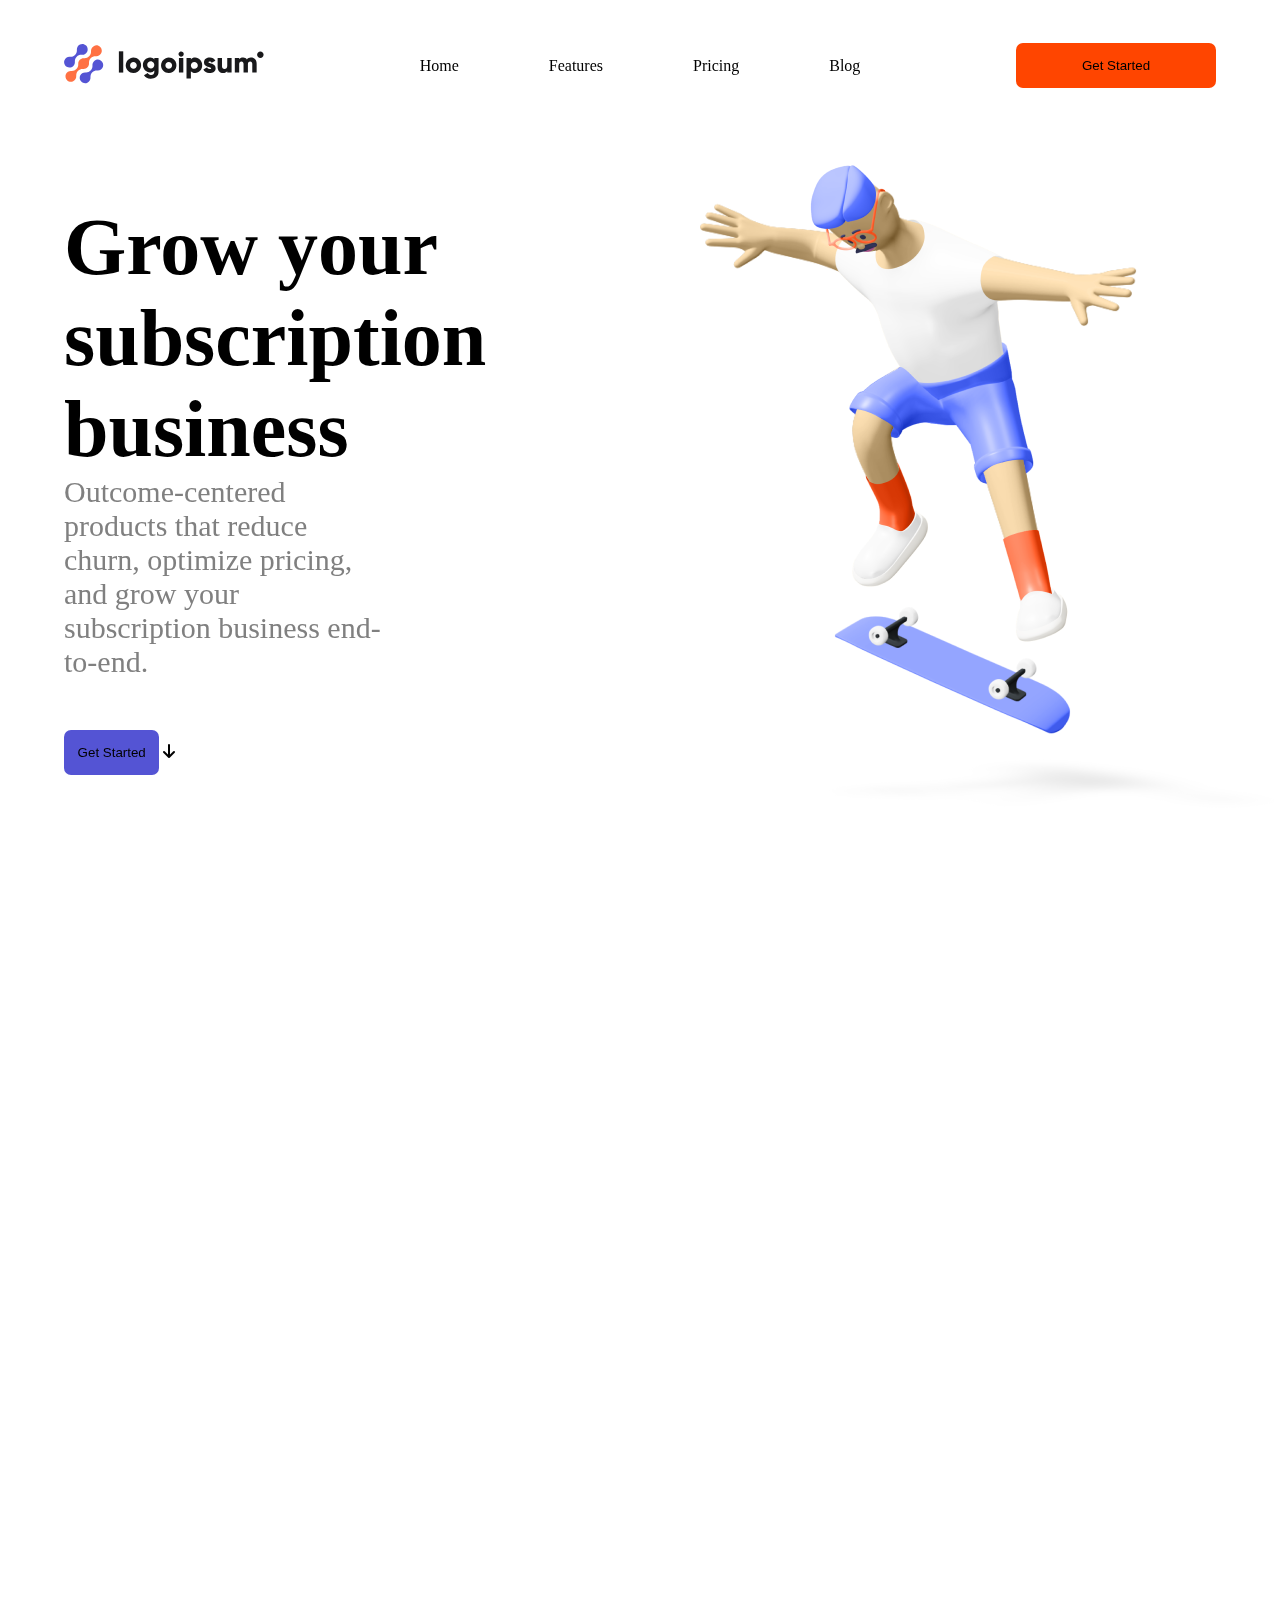
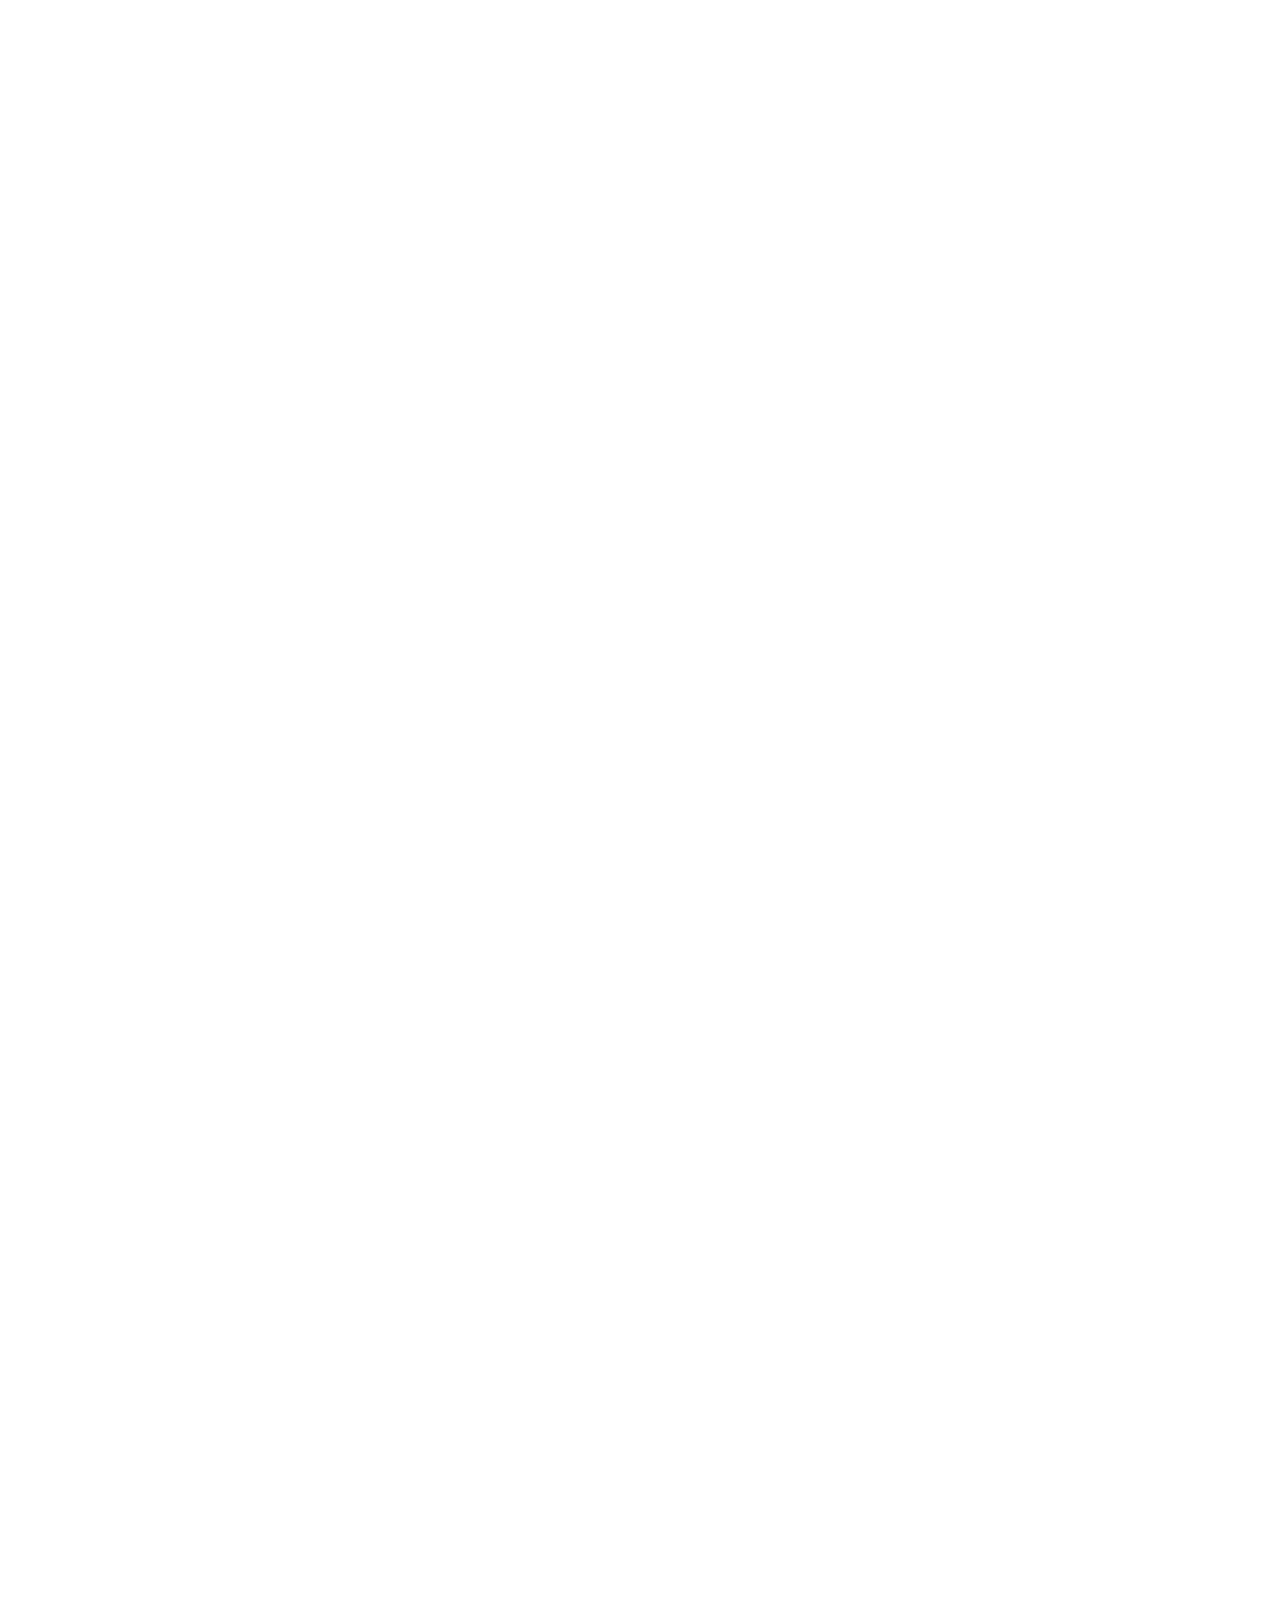
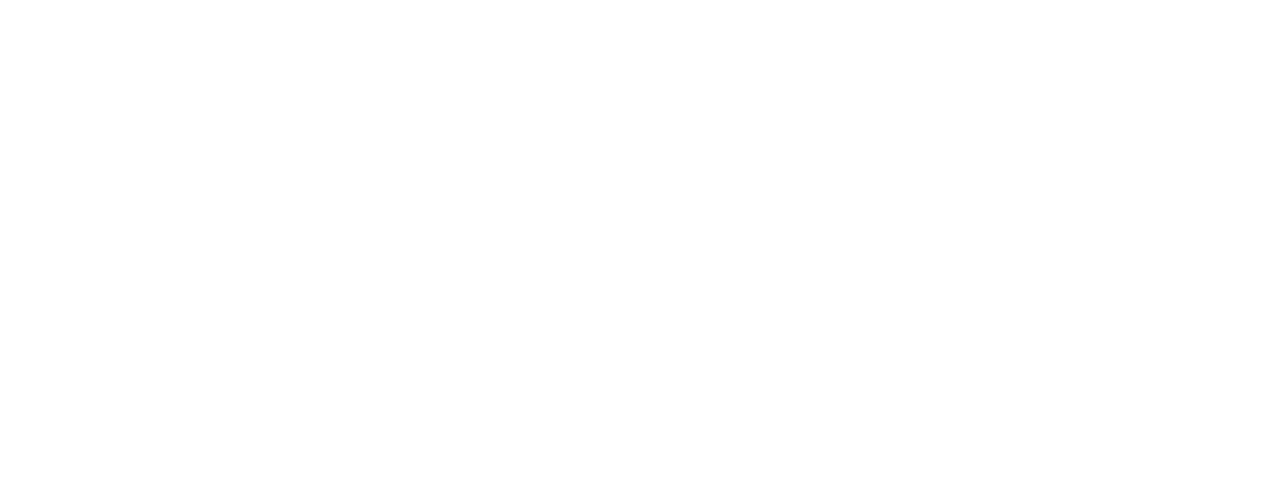
<file: logoipsum/index.html>
<!DOCTYPE html>
<html lang="en">

<head>
    <meta charset="UTF-8">
    <meta name="viewport" content="width=device-width, initial-scale=1.0">
    <link rel="stylesheet" href="style.css">
    <link rel="stylesheet" href="https://cdnjs.cloudflare.com/ajax/libs/font-awesome/6.6.0/css/all.min.css"
        integrity="sha512-Kc323vGBEqzTmouAECnVceyQqyqdsSiqLQISBL29aUW4U/M7pSPA/gEUZQqv1cwx4OnYxTxve5UMg5GT6L4JJg=="
        crossorigin="anonymous" referrerpolicy="no-referrer" />
    <link rel="stylesheet" href="https://cdnjs.cloudflare.com/ajax/libs/font-awesome/6.0.0-beta3/css/all.min.css">


    <link href="https://unpkg.com/aos@2.3.1/dist/aos.css" rel="stylesheet">

</head>
<title>Document</title>
</head>

<body>
    <div class="main">
        <div class="header" data-aos="fade-down"
        data-aos-easing="linear"
        data-aos-duration="1500">
            <div class="header_main">
                <div class="header_title">
                    <div class="imege">
                        <img src="./imege/Logo Color (1).svg" alt="">
                    </div>
                    <div class="header_a">
                       <a href="#">Home</a>
                        <a href="#">Features</a>
                        <a href="#">Pricing</a>
                        <a href="#">Blog</a>
                    </div>
                    <div class="button">
                        <button>Get Started</button>
                    </div>
                    <div class="bars">
                        <i class="fa-solid fa-bars"></i>
                    </div>
                </div>
            </div>
        </div>
        
        <div class="baner" data-aos="fade-up">
            <div class="baner_main">
                <div class="baner_title">
                    <h1>Grow your subscription business</h1>
                    <p>Outcome-centered products that reduce churn, optimize pricing, and grow your subscription
                        business
                        end-to-end.</p>
                    <div class="button11">
                        <button>Get Started</button>
                        <i class="fa-solid fa-arrow-down"></i>
                    </div>
                </div>
                <div class="baner_img">
                    <img src="./imege/pose_7.png" alt="">

                </div>
            </div>
        </div>


         <div class="card" data-aos="fade-up">
            <div class="card_main">
                <div class="card_img">
                    <img src="./imege/Group.svg" alt="">
                    <img src="./imege/Group (1).svg" alt="">
                    <img src="./imege/Group (2).svg" alt="">
                    <img src="./imege/Group (7).svg" alt="">
                    <img src="./imege/Group (6).svg" alt="">
                </div>
            </div>
        </div> 



        <div class="box" data-aos="fade-up">
            <div class="box_main">
                <div class="box_img">
                    <img src="./imege/Content Image 02.png" alt="">
                </div>
                <div class="box_title">
                    <h1>Subscription index</h1>
                    <p>A daily dataset to keep you up to date on subscription market trends and what's happening in your
                        vertical.</p>
                    <a href="#">Learn more</a>
                </div>
            </div>
        </div>

 
        <div class="depth" data-aos="fade-up">
            <div class="depth_main">
                <div class="depth_title">
                    <h1>In-depth metrics</h1>
                    <p>Accurate, real-time reporting at your fingertips. Getting data has never been easier.</p>
                    <a href="#">Learn more</a>
                </div>
                <div class="depth_img">
                    <img src="./imege/Content Image.png" alt="">
                </div>
            </div>
        </div> 

       <div class="camera" data-aos="fade-up">
        <div class="camera_main">
        <div class="cardlar">
            <div class="card_1">
            <img src="./imege/Icon 001.png" alt="">
            <h1>Benchmarks</h1>
            <p>See how you stack up against comparable companies in similar stages.</p>
        </div>
        <div class="card_1">
            <img src="./imege/Icon 002.png" alt="">
            <h1>Pricing Audit</h1>
            <p>Benchmark the health of your monetization and pricing strategy.</p>
        </div>
        <div class="card_1" id="card_4">
            <img src="./imege/Icon 003.png" alt="" class="card_4">
            <h1>Retention Audit</h1>
            <p>Audit where revenue leakage exists and where you can increase retention.</p>
        </div>
        </div>
        </div>
       </div>


       <div class="get" data-aos="fade-up">
        <div class="get_main">
         <div class="get_title">
            <h1 class="h1">Get the right plan for future product.</h1>
            <div class="buton">
            <button>Yearly</button>
            <p>Monthly</p>
        </div> 
            <div class="bars_2">
                <i class="fa-solid fa-bars-staggered"></i>
            </div>
        
         </div>
        </div>
       </div>
        <div class="free_main" data-aos="fade-up">
            <div class="box_1">
              <div class="free">
                <div class="free_box">
                <img src="./imege/1.png" alt="">
            </div>
            <div class="free_box" id="aloxida">
                <img src="./imege/1 copy 7.png" alt="">
            </div>
            <div class="free_box" id="aloxida_2">
               <img src="./imege/1 copy 8.png" alt="">
            </div>
        </div>
    </div> 
     </div>
    </div>
    <script src="https://unpkg.com/aos@2.3.1/dist/aos.js"></script>
    <script>
        AOS.init();
      </script>
</body>

</html>
</file>
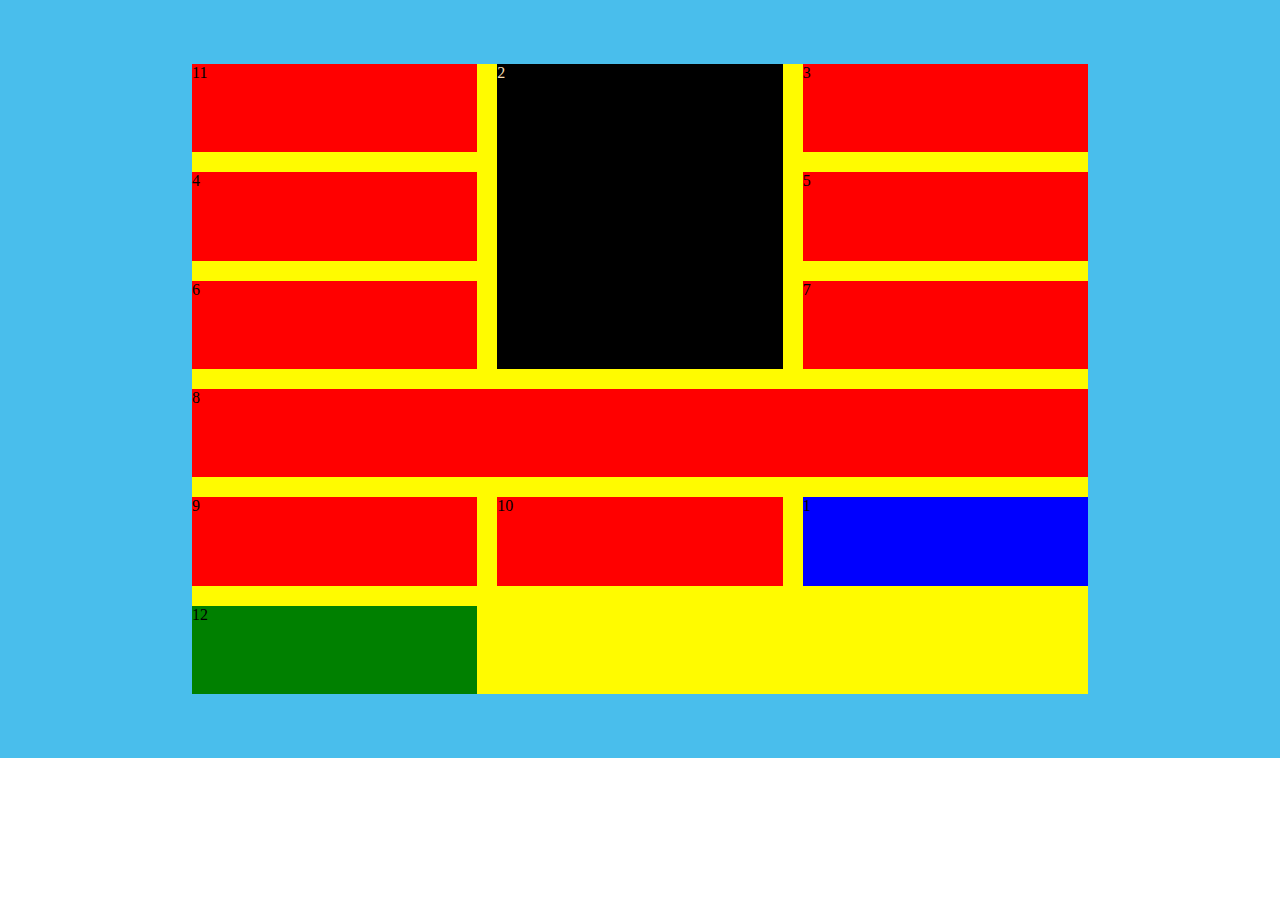
<file: span/index.html>
<!DOCTYPE html>
<html lang="en">
<head>
    <meta charset="UTF-8">
    <meta name="viewport" content="width=device-width, initial-scale=1.0">
    <link rel="stylesheet" href="style.css">
    <title>span</title>
</head>
<body>
    <div class="main">


    <div class="continer">
        <div class="continer_main">         
            <div class="card">1</div>
            <div class="card">2</div>
            <div class="card">3</div>
            <div class="card">4</div>
            <div class="card">5</div>
            <div class="card">6</div>
            <div class="card">7</div>
            <div class="card">8</div>
            <div class="card">9</div>
            <div class="card">10</div>
            <div class="card">11</div>
            <div class="card">12</div>
        </div>
    </div>
</div>
</body>
</html>
</file>
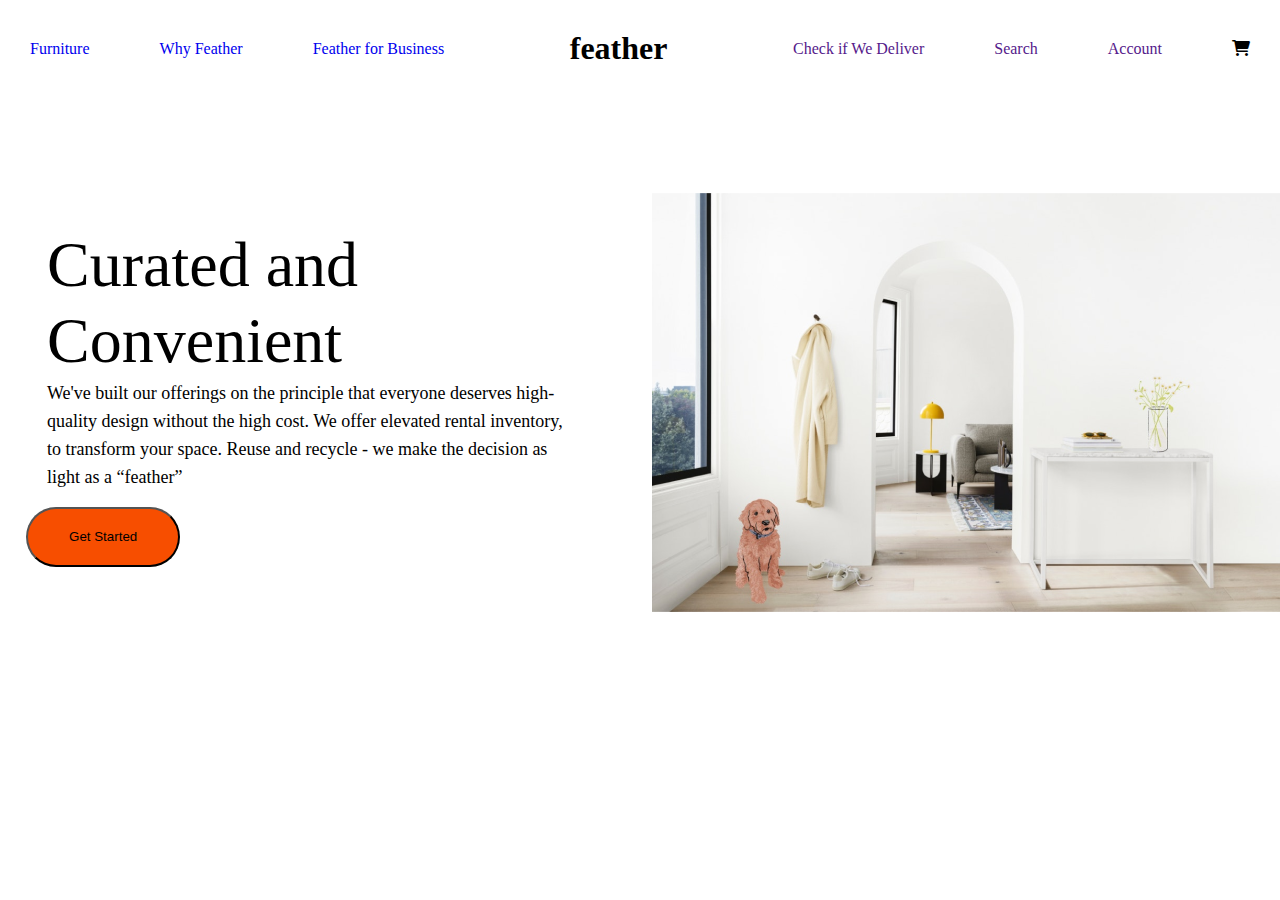
<file: span/feather 2/index.html>
<!DOCTYPE html>
<html lang="en">

<head>
    <meta charset="UTF-8">
    <meta name="viewport" content="width=`, initial-scale=1.0">
    <link rel="stylesheet" href="style.css">
    <link rel="stylesheet" href="media.css">
    <link rel="stylesheet" href="https://cdnjs.cloudflare.com/ajax/libs/font-awesome/6.0.0-beta3/css/all.min.css">
    <title>Rahmonov</title>
</head>

<body>
    <div class="main">
        <div class="header">
            <div class="header_left">
                <a href="#">Furniture</a>
                <a href="#">Why Feather</a>
                <a href="#">Feather for Business</a>
            </div>
            <div class="header_center">
                <h1>feather</h1>
            </div>
            <div class="header_right">
                <a href="">Check if We Deliver</a>
                <a href="">Search</a>
                <a href="">Account</a>
                <i class="fa-solid fa-cart-shopping"></i>
            </div>
        </div>

        <div class="title_center">
            <div class="title-left">
                <h1>Curated and Convenient</h1>
                <p>We've built our offerings on the principle that everyone deserves high-quality design without the
                    high cost. We offer elevated rental inventory, to transform your space. Reuse and recycle - we make
                    the decision as light as a “feather”</p>
                    <button>Get Started</button>
                    <div class="BARS">
                    <i class="fa-solid fa-bars"></i>
                </div>
                </div>
                <div class="img-right">
                    <img src="./IMAGE (8).png" alt="">
                </div>
        </div>

    </div>

</body>

</html>
</file>
<file: logoipsum/style.css>
* {
    margin: 0;
    padding: 0;
    box-sizing: border-box;
}

.main {
    width: 100%;
    height: auto;
}

.header {
    width: 100%;
    display: flex;
    align-items: center;
    justify-content: center;
    margin: 43px 0;
}

.header_main {
    width: 90%;
}

.header_title {
    display: flex;
    align-items: center;
    justify-content: space-between;
}

.header_a  a {
    text-decoration: none;
    color: rgb(0, 0, 0);
}

.header_a {
    display: flex;
    gap: 90px;
}

.button button {
    width: 200px;
    height: 5vh;
    background-color: orangered;
    border: none;
    border-radius: 7px 7px 7px 7px;
}

.baner {
    width: 100%;

    display: flex;
    align-items: center;
    justify-content: end;
    margin: 6% 0;
}



.baner_main {
    width: 95%;
    display: flex;
    align-items: center;
    justify-content: space-between;
}

.baner_title h1 {
    width: 60%;
    font-size: 80px;
}

.baner_title p {
    width: 50%;
    font-size: 30px;
    color: gray;
}

.baner_title button {
    width: 15%;
    height: 5vh;
    margin-top: 8%;
    background: rgba(84, 84, 212, 1);
    border: none;
    border-radius: 7px 7px 7px 7px;
}






.card {
    width: 100%;
    height: auto;
    display: flex;
    align-items: center;
    justify-content: center;
}

.card_main {
    width: 91%;
}

.card_img {
    display: flex;
    align-items: center;
    justify-content: space-between;
    margin: 9% 0;
    gap: 20px
}



.box {
    width: 100%;
    height: auto;
    display: flex;
    align-items: center;
    justify-content: center;
    margin: 5% 0;
}

.box_main {
    width: 91%;
    display: flex;
    align-items: center;
    justify-content: space-between;
}

.box_title h1 {
    font-size: 60px;
}

.box_title p {
    width: 50%;
    font-size: 20px;
    margin: 3% 0;
    color: gray;
}

.box_title a {
    text-decoration: none;
    color: rgba(84, 84, 212, 1);
}







.depth {
    width: 100%;
    height: auto;
    display: flex;
    align-items: center;
    justify-content: center;
}

.depth_main {
    width: 91%;
    display: flex;
    align-items: center;
    justify-content: space-between;
}

.depth_title h1 {
    font-size: 60px;
}

.depth_title p {
    font-size: 22px;
    width: 60%;
    margin: 3% 0;
    color: gray;
}

.depth_title a {
    text-decoration: none;
    color: rgba(84, 84, 212, 1);
}

.depth_img {
    margin: 1% 0;
}

.bars_2{
    display: none;
}





.camera {
    width: 100%;
    height: auto;
    display: flex;
    align-items: end;
    justify-content: end;
    margin: 3% auto;
}

.camera_main {
    width: 95.5%;
    margin: 5% 0;
}

.cardlar {
    display: flex;
    align-items: center;
    justify-content: space-between;
}

.card_1 h1 {
    font-size: 25px;
    display: flex;
    align-items: center;
    margin-left: 10%;
}

.card_1 p {
    font-size: 15px;
    width: 60%;
    display: flex;
    align-items: center;
    justify-content: center;
    margin-left: 7%;
    margin-top: 2%;
    color: gray;
}







.get {
    width: 100%;
    height: auto;
    display: flex;
    align-items: center;
    justify-content: center;
}

.get_main {
    width: 97%;
}

.get_title {
    display: flex;
    align-items: center;
    justify-content: space-between;
}

.buton {
    display: flex;
    align-items: center;
    justify-content: center;
    gap: 20px;
}

.buton button {
    width: 170px;
    height: 5vh;
    border-radius: 9px 0px 0px 9px;
    background-color: rgba(84, 84, 212, 1);
    border: none;
}

.buton p {
    margin-right: 5%;
    color: gray;
}

.h1 {
    font-size: 60px;
    width: 27%;
}

.free {
    width: 100%;
    height: auto;
    display: flex;
    align-items: center;
    justify-content: center;
}

.free_main {
    width: 99%;
}

.box_1 {
    display: flex;
    align-items: center;
    justify-content: center;
    gap: 20px;
}

.free_box {
    width: 29%;
    height: 70vh;
    text-align: center;
    margin: 3% 0;
}

.free_box h1 {
    font-size: 90px;
}

.free_box p {
    font-size: 30px;
    margin: 10% 0;
    color: gray;
}

.free_box a {
    font-size: 20px;
    text-decoration: none;
}

#aloxida {
    height: 75vh;
    border-radius: 10px;
}

.free_box button {
    width: 90%;
    height: 5vh;
    border: none;
    background: rgba(159, 57, 25, 1);
    margin-bottom: 5%;
}

.bars {
    display: none;
}













@media(max-width:1369px) {
    .baner_title h1 {
        width: 100%;
    }
    .get_title h1{
        width: 34%;
        font-size: 50px;
    }
}

@media(max-width:1136px) {
    .baner_title h1 {
        font-size: 60px;
    }

    .baner_title p {
        font-size: 19px;
    }

    .baner_title button {
        width: 40%;
    }
}

@media(max-width:957px) {
    .header_a {
        display: none;
    }

    .bars {
        display: block;
    }

    .button {
        display: none;
    }

    .baner_main {
        flex-direction: column-reverse;
    }
    .baner_title{
        margin-left:50px ;
    }
   
    .baner_img {
        margin: 5% 0;
    }

    .baner_title h1 {
        width: 100%;
        font-size: 50px;
    }

    .baner_title p {
        font-size: 15px;

    }

    .card_img {
        display: grid;
        grid-template-columns: repeat(3, 1fr);
    }

    .depth_title h1 {
        font-size: 40px;
    }

    .depth_title p {
        font-size: 20px;
    }
    .bars_2{
        display: block;
    }

    .buton{
        display: none;
    }
}

@media(max-width:600px) {
    .baner_img img {
        width: 90%;
        margin: 0 auto;
        display: flex;
        align-items: center;
        justify-content: center;
    }
    .depth_img img{
        width: 90%;
        margin: 0 auto;
        display: flex;
        align-items: center;
        justify-content: center;
    }
}

@media(max-width:556px) {
    .card_img {
        display: grid;
        grid-template-columns: repeat(1, 1fr);
    }

    .card_img img {
        width: 50%;
        display: grid;
        margin: 2% auto;

    }
}

@media(max-width:761px) {
    .box_main {
        flex-direction: column;
    }

    .box_title {
        text-align: center;
    }

    .box_title p {
        margin: 3% auto;
    }

    .depth_main {
        flex-direction: column-reverse;
    }

    .depth_title {
        text-align: center;
    }

    .depth_title p {
 margin: 2% auto;
    }


 
}

@media(max-width:553px) {
    .box_title h1 {
        font-size: 40px;
    }

    .box_title p {
        font-size: 15px;
    }

    .box_title a {
        font-size: 15px;
    }
}

@media(max-width:354px) {
    .box_img img {
        width: 80%;
    }

    .box_title h1 {
        font-size: 25px;
    }
    .depth_title h1{
        font-size: 25px;
    }
    .depth_title p{
        font-size: 15px;
    }
    .baner_title h1{
        font-size: 35px;
    }
    .baner_title p{
        width: 90%;
    }
}





@media(max-width:988px){
    .cardlar{
        display: grid;
        grid-template-columns: repeat(2,1fr);
    }
    .free_box{
        width: 98%;
    }
    .aloxida_2{
        margin: 0 auto;
    }
}


@media(max-width:544px){
    .cardlar{
        display: grid;
        grid-template-columns: repeat(1,1fr);
        margin-left: 20%;
    }
    .cardlar img{
        width: 90%;
    }
}
@media(max-width:1218px){
    .get_title h1{
        width: 30%;
        font-size: 40px;
    }
}

@media(max-width:1104px){
    .get_title h1{
        width: 32%;
   font-size: 40px;
    }
}
@media(max-width:1135px){
.get_title h1{
font-size: 38px;
}
}
@media(max-width:983px){
    .get_title h1{
        font-size: 36px;
    }
}

@media(max-width:1235px){
    .free_box img{
        width: 96%;
    }
}

@media(max-width:932px){
    .get_title h1{
        width: 40%;
    }


}

@media(max-width:760px){
    .get_title h1{
        font-size: 25px;
    }
}
@media(max-width:518px){
.get_title h1{
font-size: 20px;
}
}



@media(max-width:414px){
    .get_title h1{
    width: 50%;
    }
}



@media(max-width:332px){
.get_title h1{
    width: 60%;
}

}


@media(max-width:544px){
    .box_1{
        display: grid;
        grid-template-columns: repeat(1,1fr);
    }
    .free_box{
        width: 90%;
        margin: 0 auto;
    }
   #aloxida{
    margin-top:20% ;
   } 
}
</file>
<file: span/style.css>
*{
    margin: 0;
    padding: 0;
    box-sizing: border-box;
}
.main{
    display: flex;
    align-items: center;
    justify-content: center;
}
.continer{
    width: 100%;
    height:50;
    background-color: rgb(73, 190, 236);
    display: flex;
    align-items: center;
    justify-content: center;
}
.continer_main{
    width: 70%;
    height: 70vh;
    background-color: rgb(255, 251, 0);
    display: grid;
    grid-template-columns:repeat(3,3fr);
    grid-template-rows: repeat(6, 1fr);
    gap:20px;
    margin: 5%;

}
.card{
    width: 100%;
    background-color: red;
}
.continer_main :last-child{
    background-color: green;
}
.continer_main :nth-child(2){
    background-color: rgb(0, 0, 0);
    grid-column: 1 span;
    grid-row: 3 span;
    color: wheat;
}
.continer_main :nth-child(1){
    background-color: blue;
    display: grid;
    grid-area: 5/3/5/3;
}
.continer_main :nth-child(11){

display: grid;
grid-area: 1/1/1/1;
}
.continer_main :nth-child(8){
    display: grid;
    grid-column: 3 span;
}
</file>
<file: span/feather 2/style.css>
*{
margin: 0;
padding: 0;
box-sizing: border-box;
}
.header{
    width: 100%;
    padding: 30px;
    display: flex;
    align-items: center;
    justify-content: space-between;
}
.header_left{
    display: flex;
    gap:70px;
}
.header_right{
    display: flex;
    gap:70px;  
}
.header_left a{
    text-decoration: none;
}
.header_right a{
    text-decoration: none;
}
.title_main{
    width: 90%;
    height: auto;
 display:flex;


}
.title-left h1{
    width: 376px;
height: 152px;
top: 179px;
left: 96px;
font-family: Roboto;
font-size: 64px;
font-weight: 400;
line-height: 76px;
margin:0 9%;
}
.title-left p{
    width: 523px;
height: 112px;
top: 349px;
left: 96px;
font-family: Roboto;
font-size: 18px;
font-weight: 400;
line-height: 28px;
margin:0 9%;
}
.title-left button{
    width: 154px;
height: 60px;
top: 507px;
left: 105px;
border-radius: 30px 30px 30px 30px;
background: #f74e00;
margin: 3% 5%;

}
  


.title_center{
 
    display: flex;
    align-items:center ;
    justify-content: space-between;   

}
.BARS{
    display:none;
}
</file>
<file: span/feather 2/media.css>
@media(max-width:1194px){
    .title-left p{
     width:80%;   
    font-size:15px;
    }
}
@media(max-width:1070px){
    .title-left p{
     width:90%;   
    font-size:15px;
    }
}
@media(max-width:1044px){
    .header_left{
       
    font-size:12px;
    }
    .title-right{
        font-size:12px;   
    }
}
@media(max-width:966px){
    .header_left{
       
    font-size:12px;
    }
}
@media(max-width:934px){
    .header_left{
       
    font-size:10px;
    }
}
@media(max-width:966px){
}
@media(max-width:934px){
    .title-right{
        font-size:10px;   
    }
}
@media(max-width:976px){
   .BARS{
    display: block;
   }  
    }
</file>
